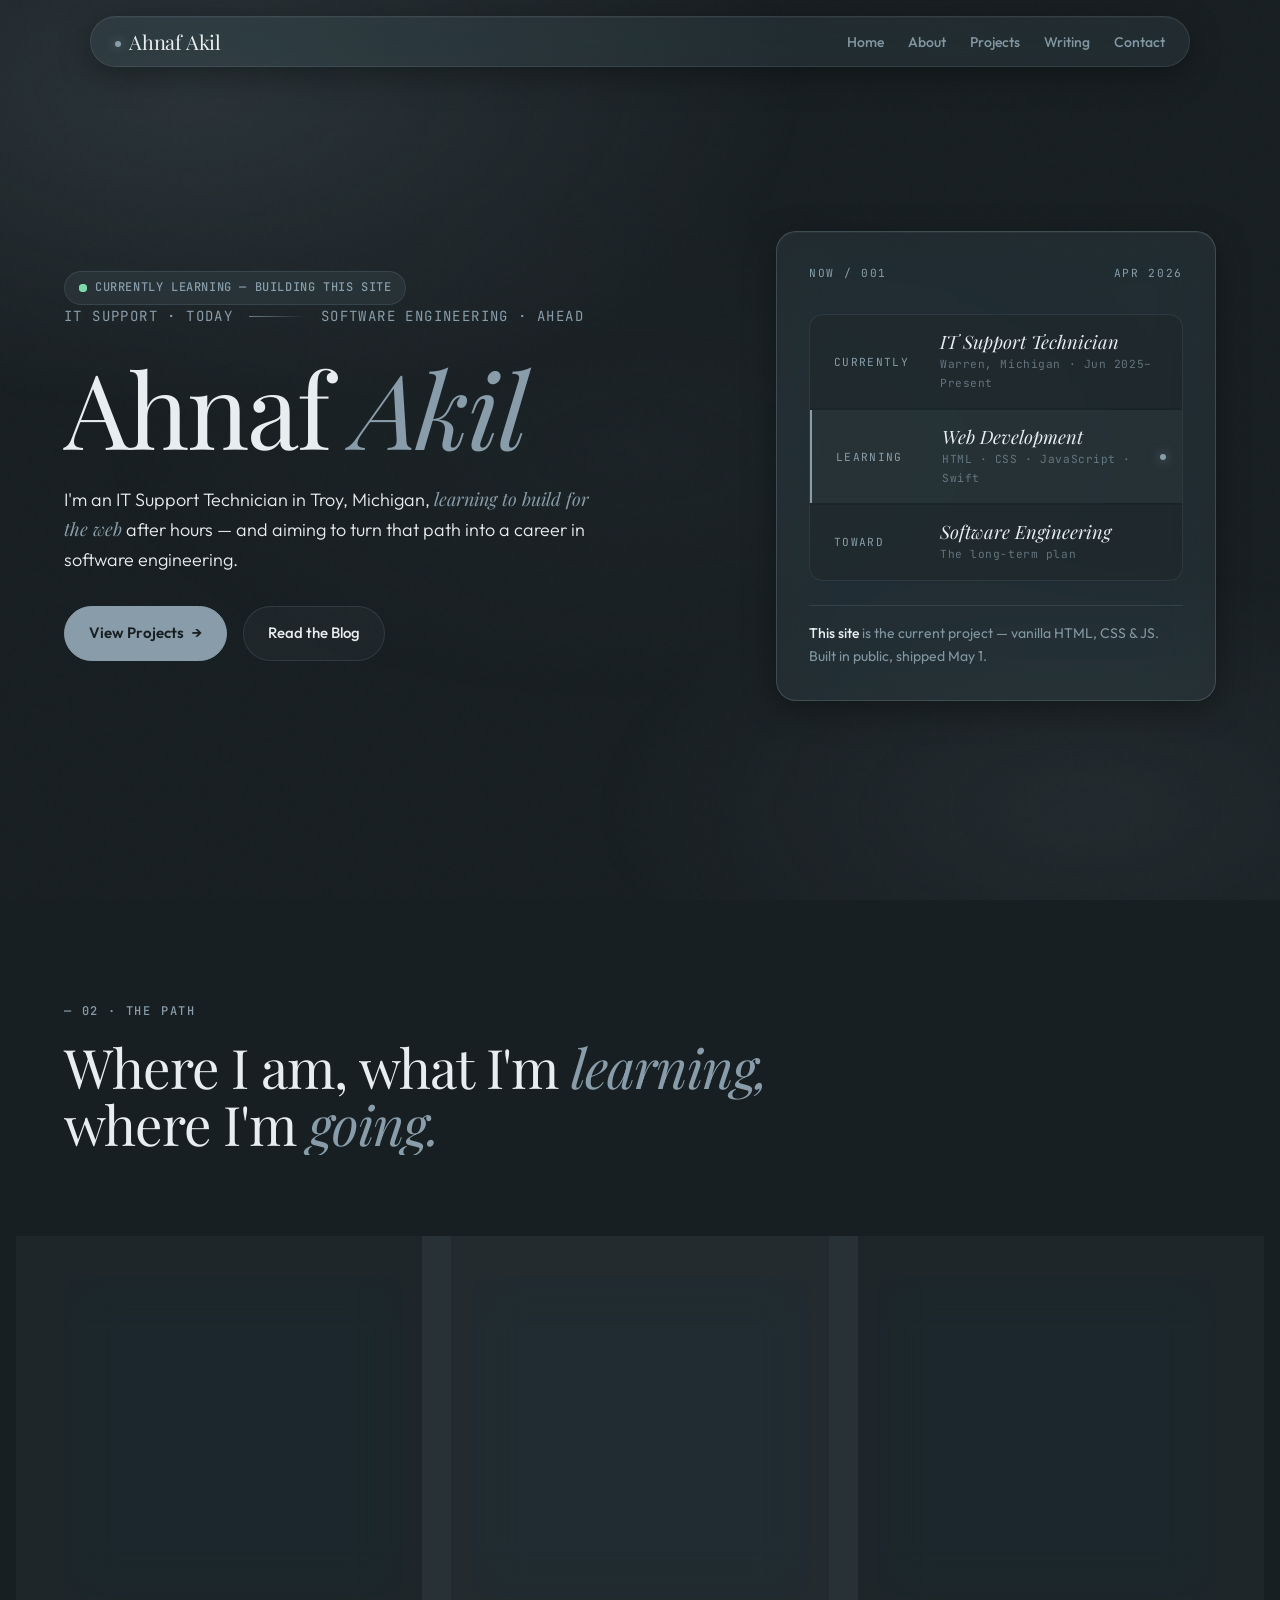
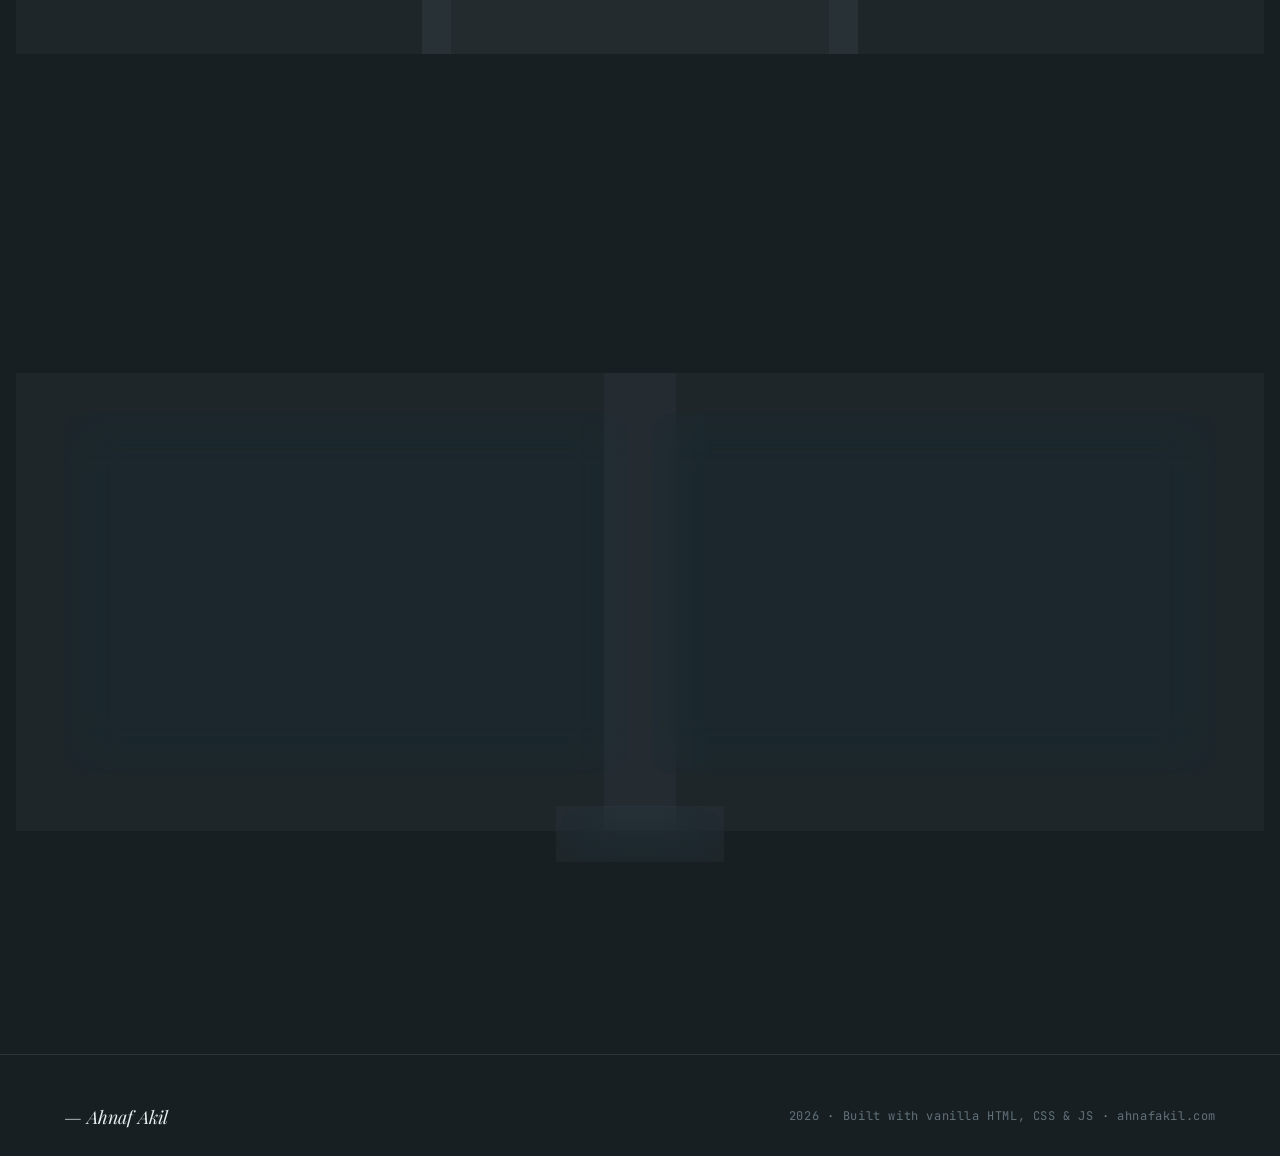
<file: index.html>
<!doctype html>
<html lang="en">
<head>
<meta charset="utf-8"/><meta name="viewport" content="width=device-width,initial-scale=1"/><meta name="theme-color" content="#181F22"/>
<title>Ahnaf Akil — IT Support & Software Engineering</title>
<meta name="description" content="IT Support Technician in Troy, Michigan, learning web development and building toward a career in software engineering."/>
<meta property="og:title" content="Ahnaf Akil — IT Support & Software Engineering"/>
<meta property="og:description" content="From the help desk toward the codebase. The path, the projects, the writing."/>
<meta property="og:type" content="website"/><meta property="og:url" content="https://ahnafakil.com"/>
<meta property="og:image" content="https://ahnafakil.com/assets/img/akil.jpg"/>
<link rel="preconnect" href="https://fonts.googleapis.com"/><link rel="preconnect" href="https://fonts.gstatic.com" crossorigin/>
<link href="https://fonts.googleapis.com/css2?family=Playfair+Display:ital,wght@0,400;0,500;0,600;1,400;1,500&family=Outfit:wght@300;400;500;600;700&family=JetBrains+Mono:wght@400;500&display=swap" rel="stylesheet"/>
<link rel="stylesheet" href="assets/css/main.css"/>
<link rel="icon" type="image/svg+xml" href="data:image/svg+xml,%3Csvg xmlns='http://www.w3.org/2000/svg' viewBox='0 0 100 100'%3E%3Crect width='100' height='100' rx='20' fill='%23181F22'/%3E%3Ctext x='50' y='65' font-family='serif' font-size='48' font-style='italic' fill='%23889DA9' text-anchor='middle'%3Ea%3C/text%3E%3C/svg%3E"/>
</head>
<body>
<nav class="nav" aria-label="Primary">
<a href="index.html" class="nav-brand"><span class="dot" aria-hidden="true"></span>Ahnaf Akil</a>
<button class="nav-toggle" aria-label="Toggle navigation" aria-expanded="false"><span></span></button>
<ul class="nav-links">
<li><a href="index.html">Home</a></li>
<li><a href="about.html">About</a></li>
<li><a href="projects.html">Projects</a></li>
<li><a href="https://blogs.ahnafakil.com">Writing</a></li>
<li><a href="contact.html">Contact</a></li>
</ul>
</nav>

<section class="hero">
<div class="container">
<div class="hero-grid">
<div class="hero-text">
<span class="status-pill"><span class="pulse" aria-hidden="true"></span>Currently learning — building this site</span>
<p class="hero-tagline"><span>IT Support · Today</span><span class="arrow-line" aria-hidden="true"></span><span>Software Engineering · Ahead</span></p>
<h1 class="hero-headline">Ahnaf <em>Akil</em></h1>
<p class="hero-bridge">I'm an IT Support Technician in Troy, Michigan, <span class="accent">learning to build for the web</span> after hours — and aiming to turn that path into a career in software engineering.</p>
<div class="hero-cta">
<a href="projects.html" class="btn btn-primary">View Projects <span class="arrow" aria-hidden="true">→</span></a>
<a href="https://blogs.ahnafakil.com" class="btn">Read the Blog</a>
</div>
</div>

<aside class="glass-strong hero-card" aria-label="Current focus">
<div class="hero-card-label"><span>Now / 001</span><span>Apr 2026</span></div>
<div class="now-stack">
<div class="now-row"><span class="now-key">Currently</span><span class="now-val"><em>IT Support Technician</em></span><span class="now-meta">Warren, Michigan · Jun 2025–Present</span></div>
<div class="now-row now-row--accent"><span class="now-key">Learning</span><span class="now-val"><em>Web Development</em></span><span class="now-meta">HTML · CSS · JavaScript · Swift</span></div>
<div class="now-row"><span class="now-key">Toward</span><span class="now-val"><em>Software Engineering</em></span><span class="now-meta">The long-term plan</span></div>
</div>
<div class="hero-now"><strong>This site</strong> is the current project — vanilla HTML, CSS &amp; JS. Built in public, shipped May 1.</div>
</aside>
</div>
</div>
</section>

<section id="path">
<div class="container">
<div class="section-head reveal"><span class="eyebrow">— 02 · The Path</span>
<h2>Where I am, what I'm <span class="em">learning,</span> where I'm <span class="em">going.</span></h2>
<p>A clear three-step picture. The IT side is real and daily. The web side is current practice. The engineering side is the destination.</p>
</div>
<div class="path reveal-stagger">
<div class="glass path-col"><div class="path-stage">Stage 01 · Now</div><h3>IT Operations</h3><p class="path-blurb">My foundation. Real systems, real users, real failures.</p>
<div class="tag-list"><span class="tag">Active Directory</span><span class="tag">Azure AD</span><span class="tag">Microsoft 365</span><span class="tag">Networking</span><span class="tag">TCP/IP</span><span class="tag">Help Desk</span><span class="tag">Hardware</span></div></div>
<div class="path-arrow" aria-hidden="true"><svg viewBox="0 0 24 24" fill="none" stroke="currentColor" stroke-width="1.2"><path d="M4 12h16M14 6l6 6-6 6" stroke-linecap="round" stroke-linejoin="round"/></svg></div>
<div class="glass path-col path-col--current"><div class="path-stage">Stage 02 · Learning</div><h3>Web Development</h3><p class="path-blurb">Where I am right now. This site is the proof of work.</p>
<div class="tag-list"><span class="tag">HTML</span><span class="tag">CSS</span><span class="tag">JavaScript</span><span class="tag">Swift</span><span class="tag">Git &amp; GitHub</span><span class="tag">Responsive Design</span></div></div>
<div class="path-arrow" aria-hidden="true"><svg viewBox="0 0 24 24" fill="none" stroke="currentColor" stroke-width="1.2"><path d="M4 12h16M14 6l6 6-6 6" stroke-linecap="round" stroke-linejoin="round"/></svg></div>
<div class="glass path-col"><div class="path-stage">Stage 03 · Goal</div><h3>Software Engineering</h3><p class="path-blurb">Where I'm headed. One project, one chapter at a time.</p>
<div class="tag-list"><span class="tag">Python</span><span class="tag">SQL</span><span class="tag">REST APIs</span><span class="tag">React</span><span class="tag">System Design</span><span class="tag">Testing</span></div></div>
</div></div>
</section>

<section id="featured">
<div class="container">
<div class="section-head reveal"><span class="eyebrow">— 03 · Selected Work</span>
<h2>Things I've <span class="em">built so far.</span></h2>
<p>A handful of projects from across the journey — IT tooling, client websites, the travel agency I run, and the web work I'm doing right now.</p>
</div>
<div class="project-grid reveal-stagger">
<article class="glass project-card">
<div class="index"><span>P / 001</span><span>Web · 2026</span></div>
<h3>ahnafakil.com</h3>
<p class="desc">This site. Vanilla HTML, CSS, and JavaScript with Decap CMS for blog posts. Designed around a five-shade slate palette and Apple-style glassmorphism.</p>
<div class="stack"><span class="tag">HTML</span><span class="tag">CSS</span><span class="tag">JavaScript</span><span class="tag">Decap CMS</span></div>
<div class="links"><a href="https://github.com/ahnafakil" target="_blank" rel="noopener">GitHub →</a><a href="about.html">The Story →</a></div>
</article>
<article class="glass project-card">
<div class="index"><span>P / 002</span><span>Web · 2024</span></div>
<h3>Nexify Travel Agency</h3>
<p class="desc">The marketing site for the travel agency I run. Custom dark theme with gold accent branding — my first real exercise in turning a brand identity into a working site.</p>
<div class="stack"><span class="tag">HTML</span><span class="tag">CSS</span><span class="tag">Squarespace</span></div>
<div class="links"><a href="https://nexifyta.com" target="_blank" rel="noopener">Visit Site →</a><a href="projects.html">More Projects →</a></div>
</article>
</div>
<div style="margin-top:var(--s-5);text-align:center;" class="reveal">
<a href="projects.html" class="btn">See all projects <span class="arrow" aria-hidden="true">→</span></a>
</div>
</div>
</section>

<footer class="footer">
<div class="container"><div class="footer-content">
<span class="footer-brand">— Ahnaf Akil</span>
<span class="footer-meta"><span data-year>2026</span><span class="sep">·</span>Built with vanilla HTML, CSS &amp; JS<span class="sep">·</span>ahnafakil.com</span>
</div></div>
</footer>
<script src="assets/js/app.js"></script>
</body>
</html>
</file>
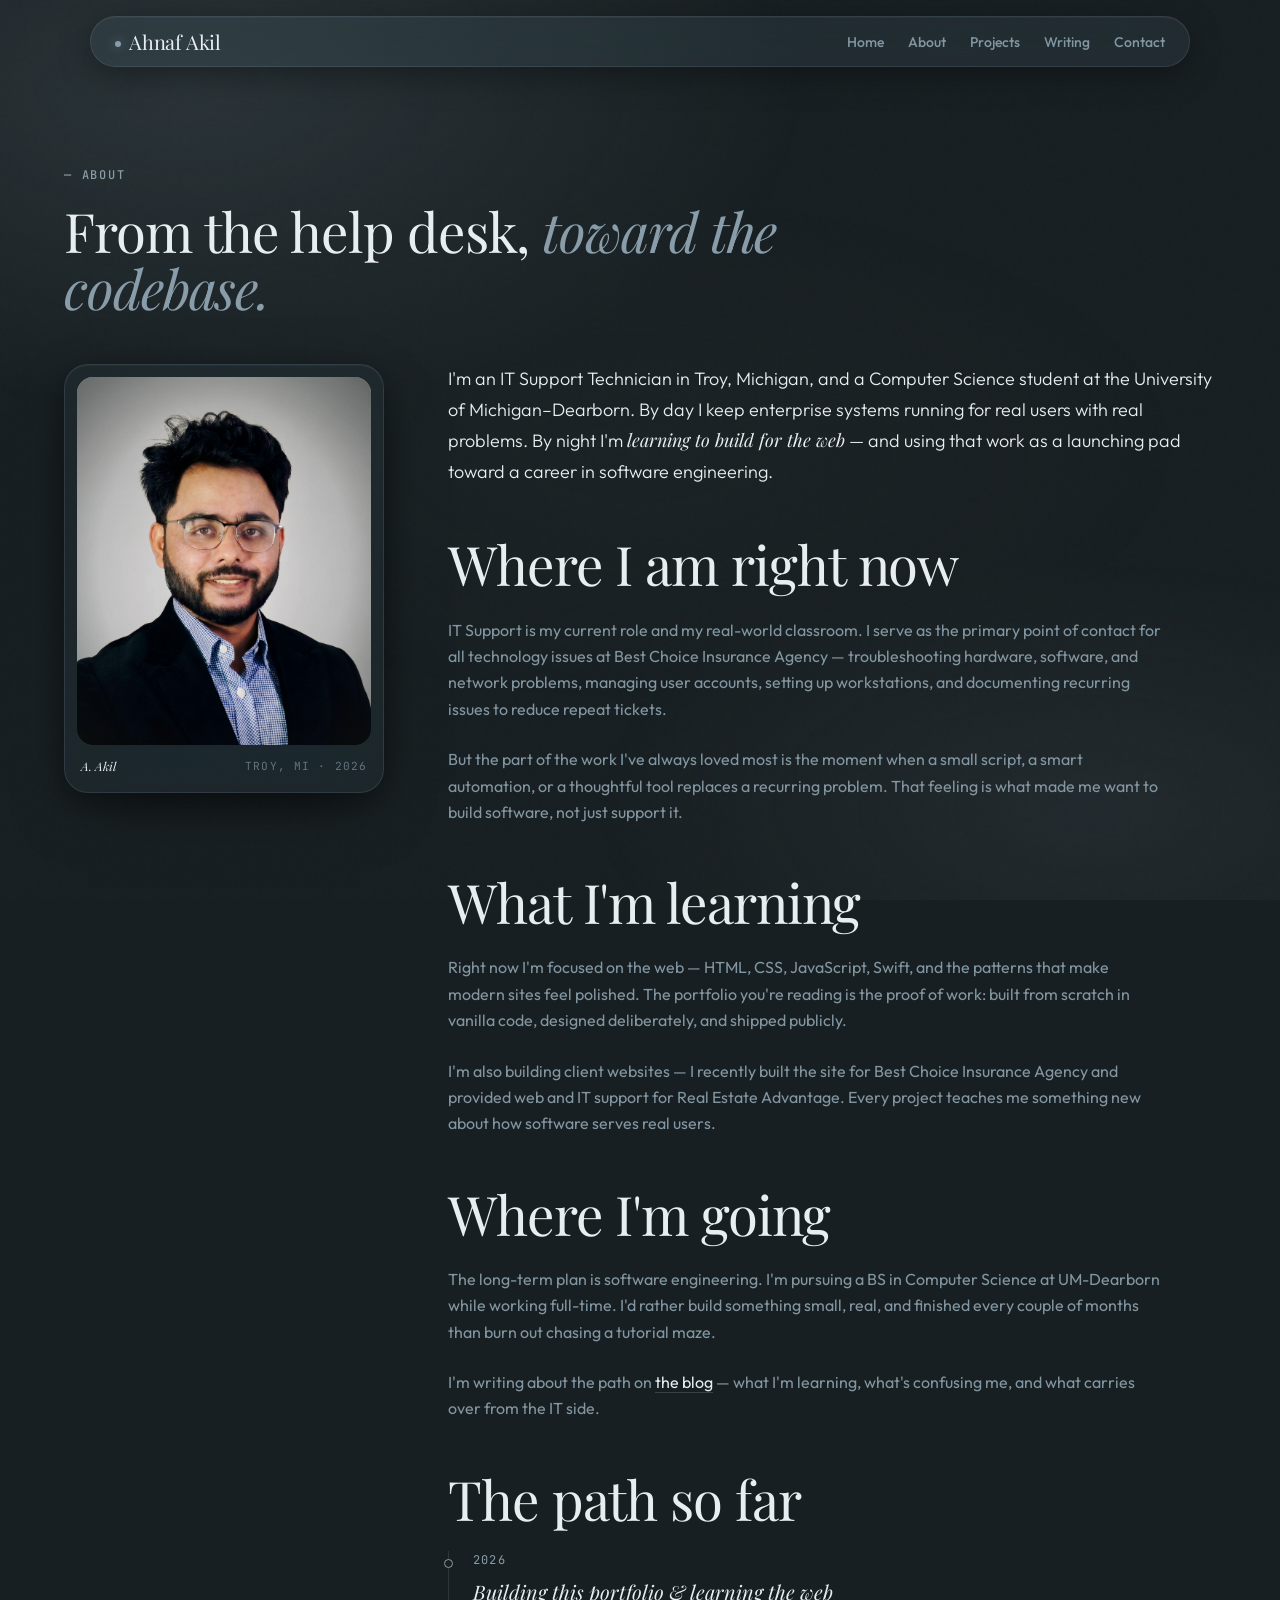
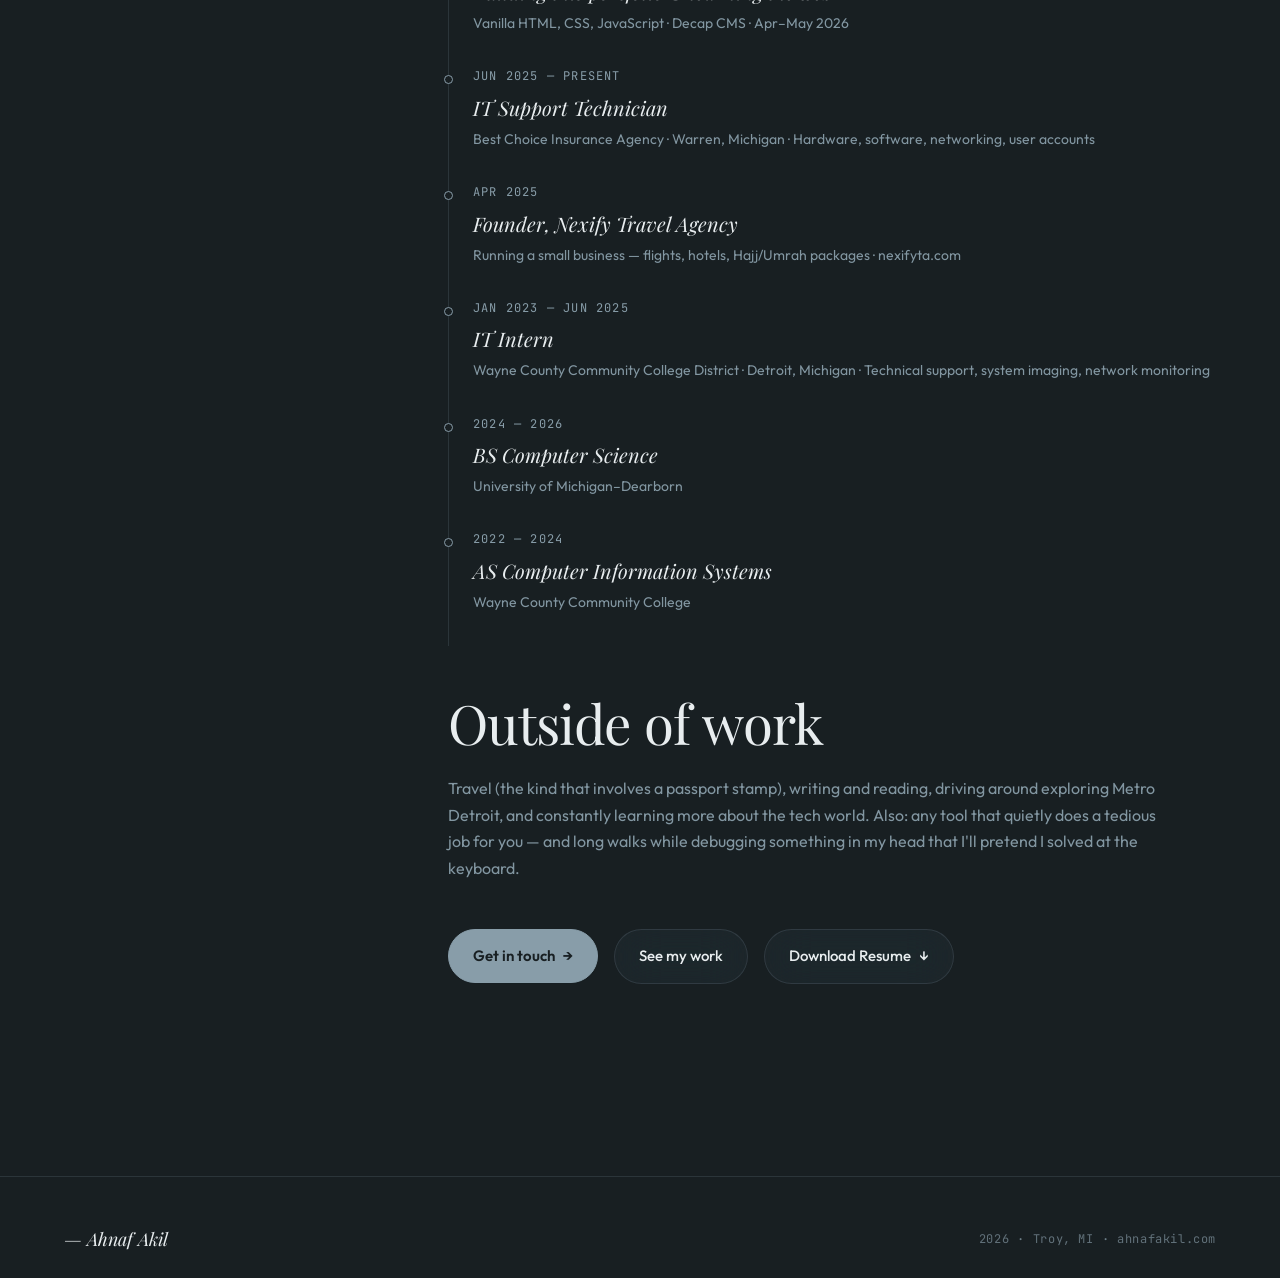
<file: about.html>
<!doctype html>
<html lang="en">
<head>
<meta charset="utf-8"/><meta name="viewport" content="width=device-width,initial-scale=1"/><meta name="theme-color" content="#181F22"/>
<title>About — Ahnaf Akil</title>
<meta name="description" content="The story behind the path: an IT Support Technician and CS student in Troy, MI, building toward software engineering."/>
<link rel="preconnect" href="https://fonts.googleapis.com"/><link rel="preconnect" href="https://fonts.gstatic.com" crossorigin/>
<link href="https://fonts.googleapis.com/css2?family=Playfair+Display:ital,wght@0,400;0,500;0,600;1,400;1,500&family=Outfit:wght@300;400;500;600;700&family=JetBrains+Mono:wght@400;500&display=swap" rel="stylesheet"/>
<link rel="stylesheet" href="assets/css/main.css"/>
<link rel="icon" type="image/svg+xml" href="data:image/svg+xml,%3Csvg xmlns='http://www.w3.org/2000/svg' viewBox='0 0 100 100'%3E%3Crect width='100' height='100' rx='20' fill='%23181F22'/%3E%3Ctext x='50' y='65' font-family='serif' font-size='48' font-style='italic' fill='%23889DA9' text-anchor='middle'%3Ea%3C/text%3E%3C/svg%3E"/>
</head>
<body>
<nav class="nav" aria-label="Primary">
<a href="index.html" class="nav-brand"><span class="dot" aria-hidden="true"></span>Ahnaf Akil</a>
<button class="nav-toggle" aria-label="Toggle navigation" aria-expanded="false"><span></span></button>
<ul class="nav-links">
<li><a href="index.html">Home</a></li><li><a href="about.html">About</a></li><li><a href="projects.html">Projects</a></li>
<li><a href="https://blogs.ahnafakil.com">Writing</a></li><li><a href="contact.html">Contact</a></li>
</ul></nav>

<section style="padding-top:160px;">
<div class="container">
<div class="section-head reveal"><span class="eyebrow">— About</span>
<h2>From the help desk, <span class="em">toward the codebase.</span></h2>
</div>
<div class="about-grid">
<div class="about-photo reveal" aria-label="Ahnaf Akil headshot">
<div class="frame"><img src="assets/img/akil.jpg" alt="Ahnaf Akil — IT Support Technician in Troy, Michigan"/></div>
<div class="photo-caption"><span class="caption-label">A. Akil</span><span class="caption-meta">Troy, MI · 2026</span></div>
</div>

<article class="about-content reveal">
<p class="lead">I'm an IT Support Technician in Troy, Michigan, and a Computer Science student at the University of Michigan–Dearborn. By day I keep enterprise systems running for real users with real problems. By night I'm <em class="serif-italic">learning to build for the web</em> — and using that work as a launching pad toward a career in software engineering.</p>

<h2>Where I am right now</h2>
<p>IT Support is my current role and my real-world classroom. I serve as the primary point of contact for all technology issues at Best Choice Insurance Agency — troubleshooting hardware, software, and network problems, managing user accounts, setting up workstations, and documenting recurring issues to reduce repeat tickets.</p>
<p>But the part of the work I've always loved most is the moment when a small script, a smart automation, or a thoughtful tool replaces a recurring problem. That feeling is what made me want to build software, not just support it.</p>

<h2>What I'm learning</h2>
<p>Right now I'm focused on the web — HTML, CSS, JavaScript, Swift, and the patterns that make modern sites feel polished. The portfolio you're reading is the proof of work: built from scratch in vanilla code, designed deliberately, and shipped publicly.</p>
<p>I'm also building client websites — I recently built the site for Best Choice Insurance Agency and provided web and IT support for Real Estate Advantage. Every project teaches me something new about how software serves real users.</p>

<h2>Where I'm going</h2>
<p>The long-term plan is software engineering. I'm pursuing a BS in Computer Science at UM-Dearborn while working full-time. I'd rather build something small, real, and finished every couple of months than burn out chasing a tutorial maze.</p>
<p>I'm writing about the path on <a href="https://blogs.ahnafakil.com" class="inline-link">the blog</a> — what I'm learning, what's confusing me, and what carries over from the IT side.</p>

<h2>The path so far</h2>
<ul class="timeline">
<li><span class="year">2026</span><div class="role">Building this portfolio &amp; learning the web</div><div class="where">Vanilla HTML, CSS, JavaScript · Decap CMS · Apr–May 2026</div></li>
<li><span class="year">Jun 2025 — Present</span><div class="role">IT Support Technician</div><div class="where">Best Choice Insurance Agency · Warren, Michigan · Hardware, software, networking, user accounts</div></li>
<li><span class="year">Apr 2025</span><div class="role">Founder, Nexify Travel Agency</div><div class="where">Running a small business — flights, hotels, Hajj/Umrah packages · nexifyta.com</div></li>
<li><span class="year">Jan 2023 — Jun 2025</span><div class="role">IT Intern</div><div class="where">Wayne County Community College District · Detroit, Michigan · Technical support, system imaging, network monitoring</div></li>
<li><span class="year">2024 — 2026</span><div class="role">BS Computer Science</div><div class="where">University of Michigan–Dearborn</div></li>
<li><span class="year">2022 — 2024</span><div class="role">AS Computer Information Systems</div><div class="where">Wayne County Community College</div></li>
</ul>

<h2>Outside of work</h2>
<p>Travel (the kind that involves a passport stamp), writing and reading, driving around exploring Metro Detroit, and constantly learning more about the tech world. Also: any tool that quietly does a tedious job for you — and long walks while debugging something in my head that I'll pretend I solved at the keyboard.</p>

<div style="margin-top:var(--s-6);display:flex;flex-wrap:wrap;gap:var(--s-3);">
<a href="contact.html" class="btn btn-primary">Get in touch <span class="arrow" aria-hidden="true">→</span></a>
<a href="projects.html" class="btn">See my work</a>
<a href="assets/Ahnaf_Akil_Resume.pdf" class="btn" target="_blank" rel="noopener">Download Resume <span class="arrow" aria-hidden="true">↓</span></a>
</div>
</article>
</div>
</div>
</section>

<footer class="footer"><div class="container"><div class="footer-content">
<span class="footer-brand">— Ahnaf Akil</span>
<span class="footer-meta"><span data-year>2026</span><span class="sep">·</span>Troy, MI<span class="sep">·</span>ahnafakil.com</span>
</div></div></footer>
<script src="assets/js/app.js"></script>
</body></html>
</file>
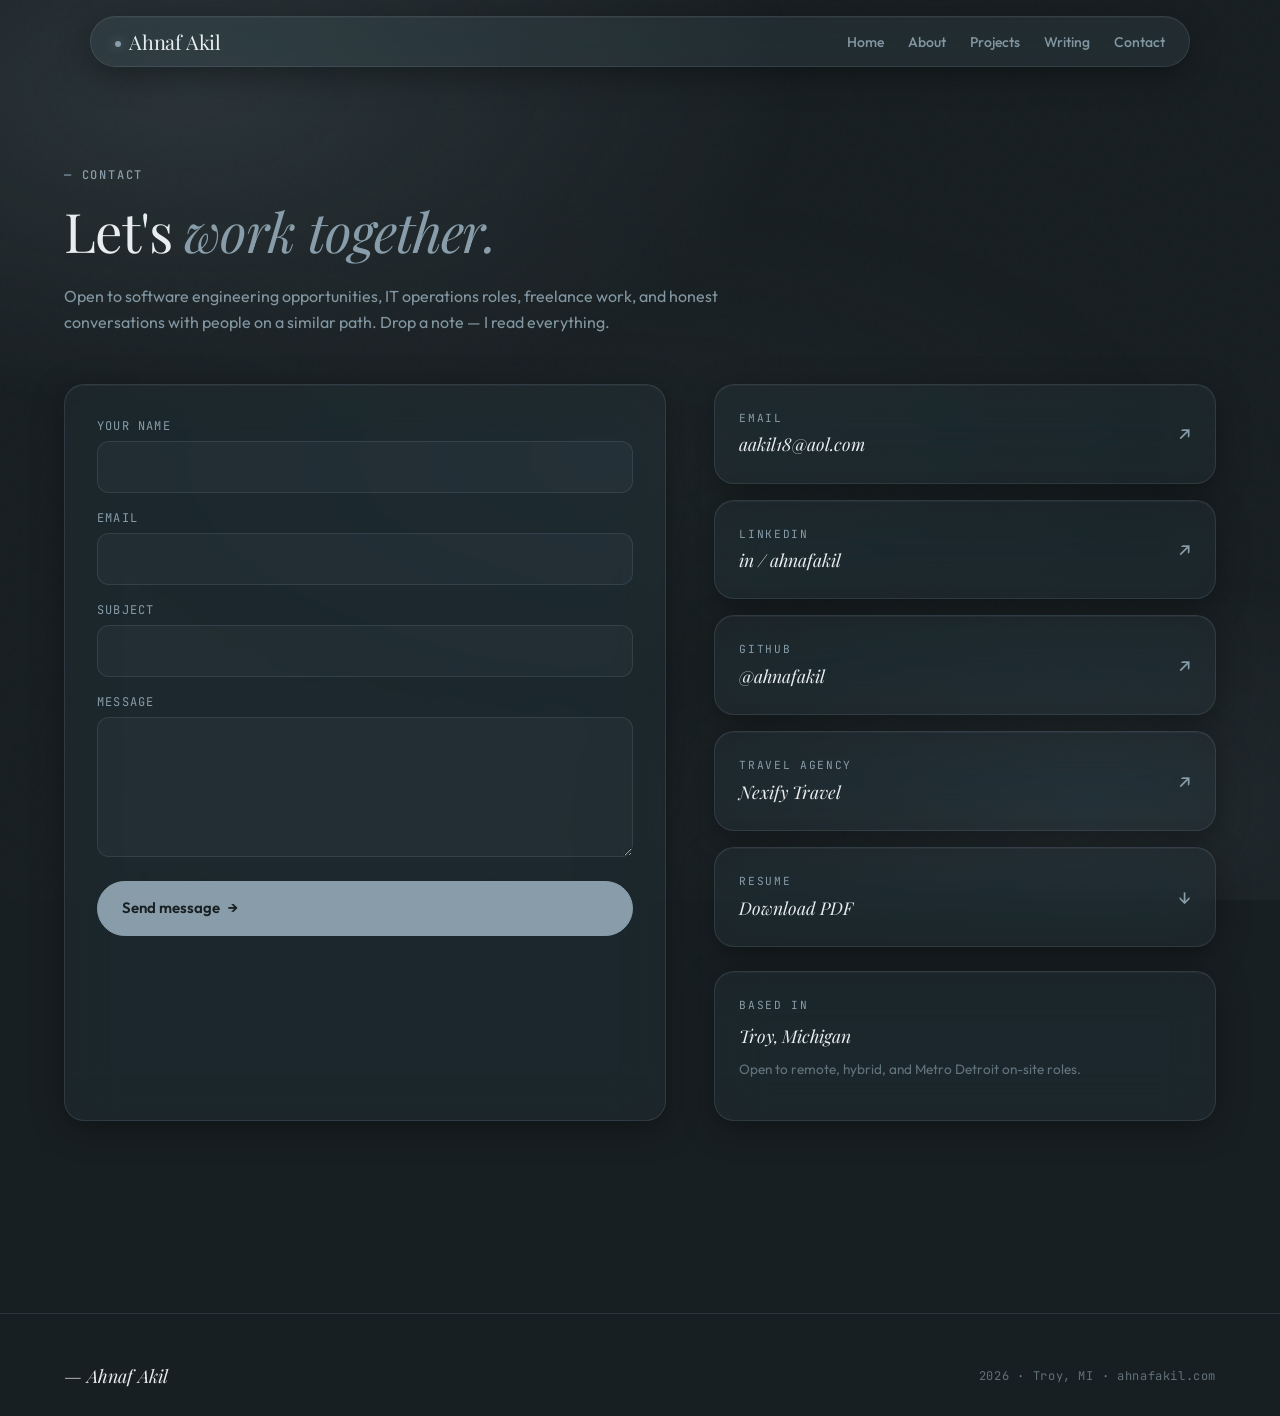
<file: contact.html>
<!doctype html>
<html lang="en">
<head>
<meta charset="utf-8"/><meta name="viewport" content="width=device-width,initial-scale=1"/><meta name="theme-color" content="#181F22"/>
<title>Contact — Ahnaf Akil</title>
<meta name="description" content="Get in touch with Ahnaf Akil — software engineering, IT operations, or anything in between."/>
<link rel="preconnect" href="https://fonts.googleapis.com"/><link rel="preconnect" href="https://fonts.gstatic.com" crossorigin/>
<link href="https://fonts.googleapis.com/css2?family=Playfair+Display:ital,wght@0,400;0,500;0,600;1,400;1,500&family=Outfit:wght@300;400;500;600;700&family=JetBrains+Mono:wght@400;500&display=swap" rel="stylesheet"/>
<link rel="stylesheet" href="assets/css/main.css"/>
<link rel="icon" type="image/svg+xml" href="data:image/svg+xml,%3Csvg xmlns='http://www.w3.org/2000/svg' viewBox='0 0 100 100'%3E%3Crect width='100' height='100' rx='20' fill='%23181F22'/%3E%3Ctext x='50' y='65' font-family='serif' font-size='48' font-style='italic' fill='%23889DA9' text-anchor='middle'%3Ea%3C/text%3E%3C/svg%3E"/>
</head>
<body>
<nav class="nav" aria-label="Primary">
<a href="index.html" class="nav-brand"><span class="dot" aria-hidden="true"></span>Ahnaf Akil</a>
<button class="nav-toggle" aria-label="Toggle navigation" aria-expanded="false"><span></span></button>
<ul class="nav-links">
<li><a href="index.html">Home</a></li><li><a href="about.html">About</a></li><li><a href="projects.html">Projects</a></li>
<li><a href="https://blogs.ahnafakil.com">Writing</a></li><li><a href="contact.html">Contact</a></li>
</ul></nav>

<section style="padding-top:160px;">
<div class="container">
<div class="section-head reveal"><span class="eyebrow">— Contact</span>
<h2>Let's <span class="em">work together.</span></h2>
<p>Open to software engineering opportunities, IT operations roles, freelance work, and honest conversations with people on a similar path. Drop a note — I read everything.</p>
</div>
<div class="contact-grid">
<form class="glass contact-form reveal" action="https://formspree.io/f/YOUR_FORM_ID" method="POST" aria-label="Contact form">
<div class="form-field"><label for="name">Your name</label><input id="name" type="text" name="name" required autocomplete="name"/></div>
<div class="form-field"><label for="email">Email</label><input id="email" type="email" name="email" required autocomplete="email"/></div>
<div class="form-field"><label for="subject">Subject</label><input id="subject" type="text" name="subject" required/></div>
<div class="form-field"><label for="message">Message</label><textarea id="message" name="message" required></textarea></div>
<input type="text" name="_gotcha" style="display:none" tabindex="-1" autocomplete="off"/>
<button type="submit" class="btn btn-primary" style="margin-top:var(--s-2);">Send message <span class="arrow" aria-hidden="true">→</span></button>
</form>

<div class="contact-side reveal">
<a href="mailto:aakil18@aol.com" class="glass contact-link"><div><span class="label">Email</span><span class="value">aakil18@aol.com</span></div><span class="arrow" aria-hidden="true">↗</span></a>
<a href="https://linkedin.com/in/ahnafakil" target="_blank" rel="noopener" class="glass contact-link"><div><span class="label">LinkedIn</span><span class="value">in / ahnafakil</span></div><span class="arrow" aria-hidden="true">↗</span></a>
<a href="https://github.com/ahnafakil" target="_blank" rel="noopener" class="glass contact-link"><div><span class="label">GitHub</span><span class="value">@ahnafakil</span></div><span class="arrow" aria-hidden="true">↗</span></a>
<a href="https://nexifyta.com" target="_blank" rel="noopener" class="glass contact-link"><div><span class="label">Travel Agency</span><span class="value">Nexify Travel</span></div><span class="arrow" aria-hidden="true">↗</span></a>
<a href="assets/Ahnaf_Akil_Resume.pdf" target="_blank" rel="noopener" class="glass contact-link"><div><span class="label">Resume</span><span class="value">Download PDF</span></div><span class="arrow" aria-hidden="true">↓</span></a>
<div class="glass" style="padding:var(--s-4);margin-top:var(--s-2);">
<span class="label" style="font-family:var(--font-mono);font-size:.7rem;letter-spacing:.15em;text-transform:uppercase;color:var(--cadet);display:block;margin-bottom:6px;">Based in</span>
<span style="font-family:var(--font-serif);font-size:1.1rem;font-style:italic;color:var(--text-primary);">Troy, Michigan</span>
<p style="margin-top:8px;font-size:.85rem;color:var(--text-tertiary);">Open to remote, hybrid, and Metro Detroit on-site roles.</p>
</div>
</div>
</div>
</div>
</section>

<footer class="footer"><div class="container"><div class="footer-content">
<span class="footer-brand">— Ahnaf Akil</span>
<span class="footer-meta"><span data-year>2026</span><span class="sep">·</span>Troy, MI<span class="sep">·</span>ahnafakil.com</span>
</div></div></footer>
<script src="assets/js/app.js"></script>
</body></html>
</file>
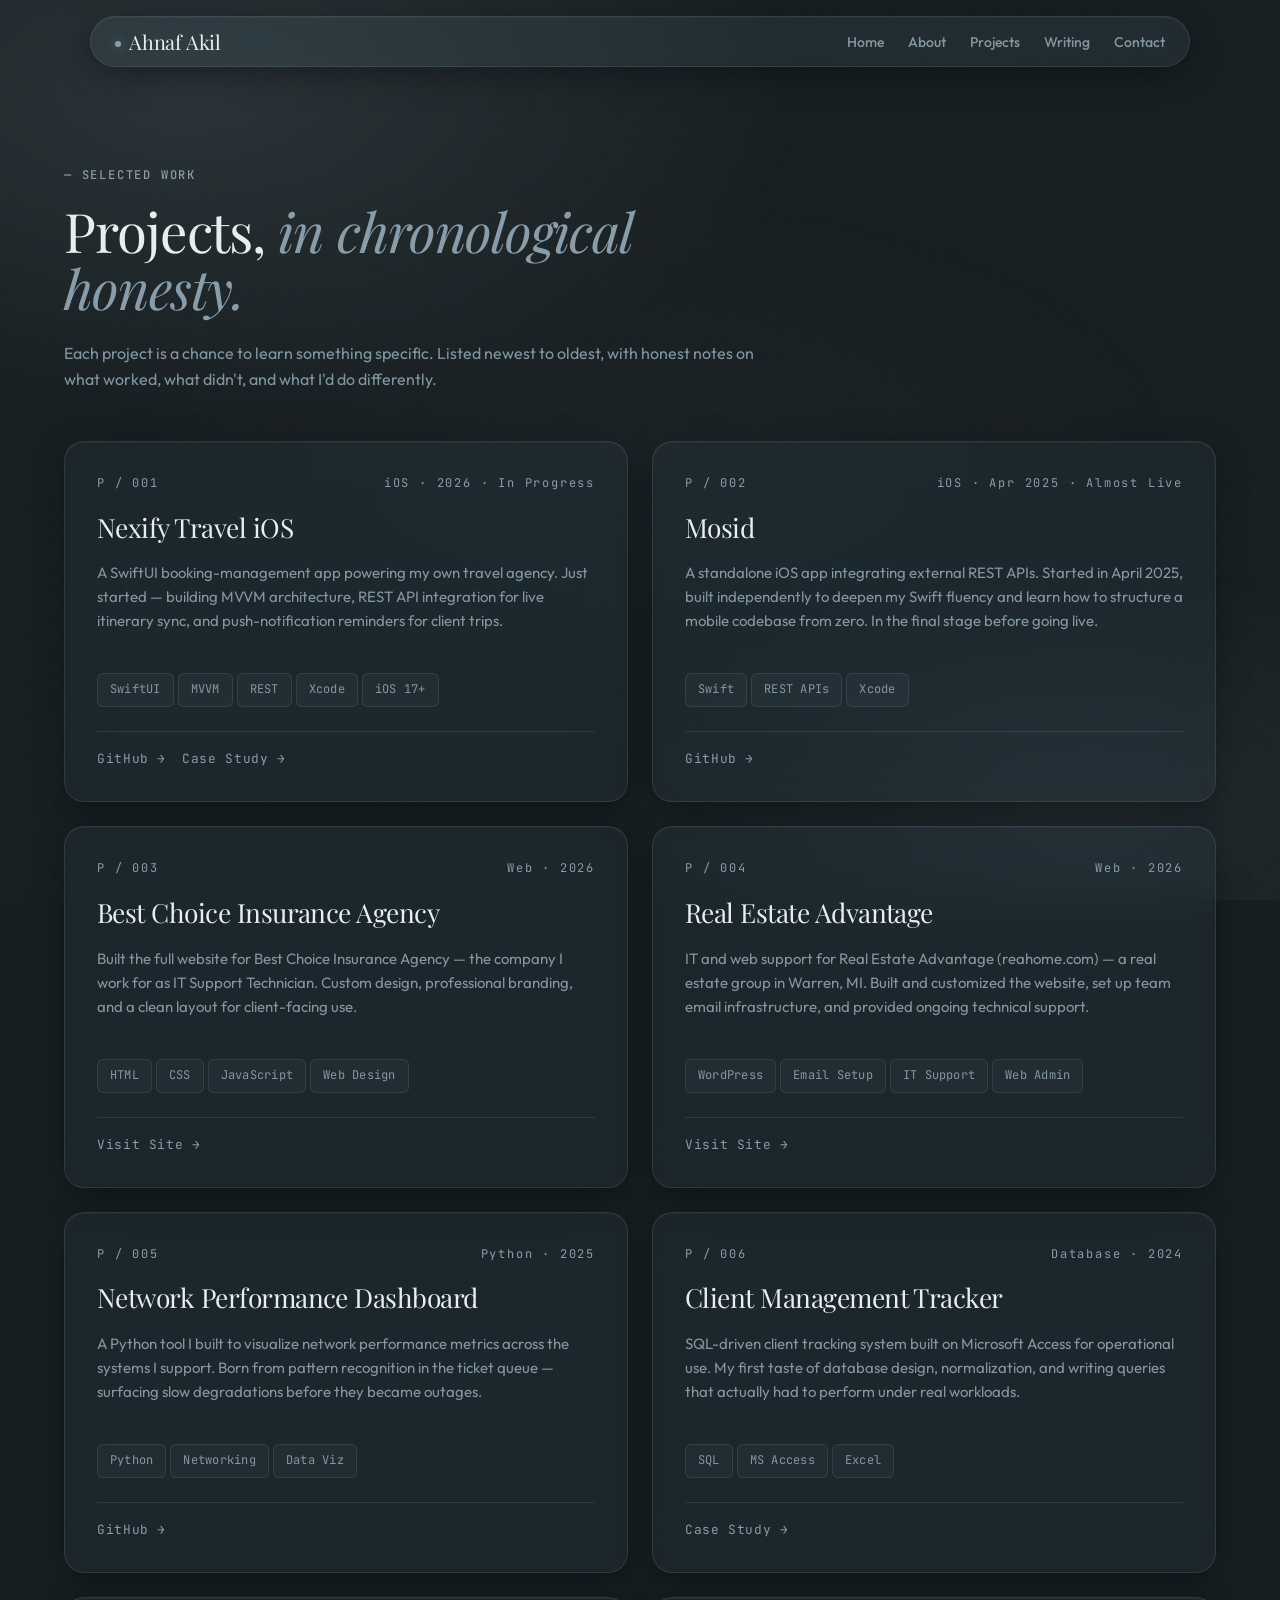
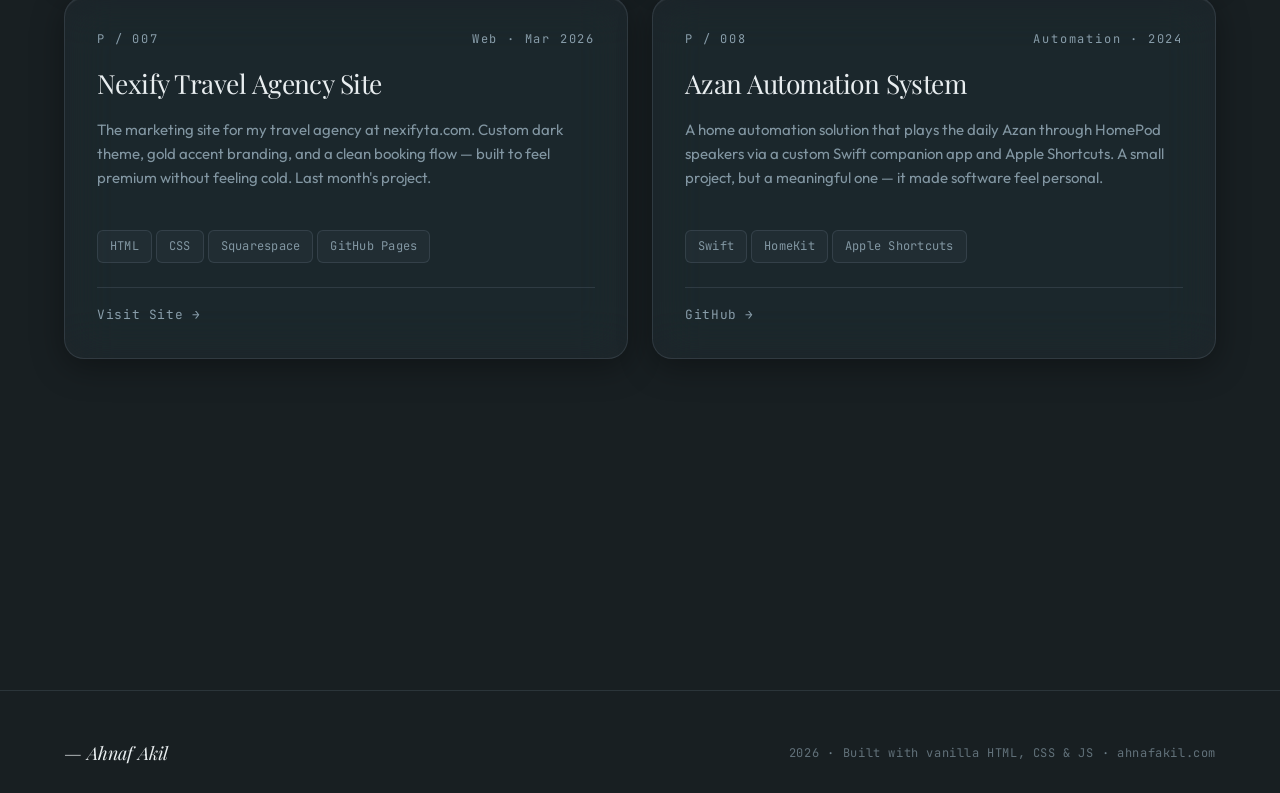
<file: projects.html>
<!doctype html>
<html lang="en">
<head>
<meta charset="utf-8"/><meta name="viewport" content="width=device-width,initial-scale=1"/><meta name="theme-color" content="#181F22"/>
<title>Projects — Ahnaf Akil</title>
<meta name="description" content="A selection of projects spanning iOS development, Python tooling, IT automation, client websites, and full-stack web work."/>
<link rel="preconnect" href="https://fonts.googleapis.com"/><link rel="preconnect" href="https://fonts.gstatic.com" crossorigin/>
<link href="https://fonts.googleapis.com/css2?family=Playfair+Display:ital,wght@0,400;0,500;0,600;1,400;1,500&family=Outfit:wght@300;400;500;600;700&family=JetBrains+Mono:wght@400;500&display=swap" rel="stylesheet"/>
<link rel="stylesheet" href="assets/css/main.css"/>
<link rel="icon" type="image/svg+xml" href="data:image/svg+xml,%3Csvg xmlns='http://www.w3.org/2000/svg' viewBox='0 0 100 100'%3E%3Crect width='100' height='100' rx='20' fill='%23181F22'/%3E%3Ctext x='50' y='65' font-family='serif' font-size='48' font-style='italic' fill='%23889DA9' text-anchor='middle'%3Ea%3C/text%3E%3C/svg%3E"/>
</head>
<body>
<nav class="nav" aria-label="Primary">
<a href="index.html" class="nav-brand"><span class="dot" aria-hidden="true"></span>Ahnaf Akil</a>
<button class="nav-toggle" aria-label="Toggle navigation" aria-expanded="false"><span></span></button>
<ul class="nav-links">
<li><a href="index.html">Home</a></li><li><a href="about.html">About</a></li><li><a href="projects.html">Projects</a></li>
<li><a href="https://blogs.ahnafakil.com">Writing</a></li><li><a href="contact.html">Contact</a></li>
</ul></nav>

<section style="padding-top:160px;">
<div class="container">
<div class="section-head reveal"><span class="eyebrow">— Selected Work</span>
<h2>Projects, <span class="em">in chronological honesty.</span></h2>
<p>Each project is a chance to learn something specific. Listed newest to oldest, with honest notes on what worked, what didn't, and what I'd do differently.</p>
</div>
<div class="project-grid reveal-stagger">

<article class="glass project-card">
<div class="index"><span>P / 001</span><span>iOS · 2026 · In Progress</span></div>
<h3>Nexify Travel iOS</h3>
<p class="desc">A SwiftUI booking-management app powering my own travel agency. Just started — building MVVM architecture, REST API integration for live itinerary sync, and push-notification reminders for client trips.</p>
<div class="stack"><span class="tag">SwiftUI</span><span class="tag">MVVM</span><span class="tag">REST</span><span class="tag">Xcode</span><span class="tag">iOS 17+</span></div>
<div class="links"><a href="#" target="_blank" rel="noopener">GitHub →</a><a href="#" target="_blank" rel="noopener">Case Study →</a></div>
</article>

<article class="glass project-card">
<div class="index"><span>P / 002</span><span>iOS · Apr 2025 · Almost Live</span></div>
<h3>Mosid</h3>
<p class="desc">A standalone iOS app integrating external REST APIs. Started in April 2025, built independently to deepen my Swift fluency and learn how to structure a mobile codebase from zero. In the final stage before going live.</p>
<div class="stack"><span class="tag">Swift</span><span class="tag">REST APIs</span><span class="tag">Xcode</span></div>
<div class="links"><a href="#" target="_blank" rel="noopener">GitHub →</a></div>
</article>

<article class="glass project-card">
<div class="index"><span>P / 003</span><span>Web · 2026</span></div>
<h3>Best Choice Insurance Agency</h3>
<p class="desc">Built the full website for Best Choice Insurance Agency — the company I work for as IT Support Technician. Custom design, professional branding, and a clean layout for client-facing use.</p>
<div class="stack"><span class="tag">HTML</span><span class="tag">CSS</span><span class="tag">JavaScript</span><span class="tag">Web Design</span></div>
<div class="links"><a href="https://thebcia.com" target="_blank" rel="noopener">Visit Site →</a></div>
</article>

<article class="glass project-card">
<div class="index"><span>P / 004</span><span>Web · 2026</span></div>
<h3>Real Estate Advantage</h3>
<p class="desc">IT and web support for Real Estate Advantage (reahome.com) — a real estate group in Warren, MI. Built and customized the website, set up team email infrastructure, and provided ongoing technical support.</p>
<div class="stack"><span class="tag">WordPress</span><span class="tag">Email Setup</span><span class="tag">IT Support</span><span class="tag">Web Admin</span></div>
<div class="links"><a href="https://reahome.com" target="_blank" rel="noopener">Visit Site →</a></div>
</article>

<article class="glass project-card">
<div class="index"><span>P / 005</span><span>Python · 2025</span></div>
<h3>Network Performance Dashboard</h3>
<p class="desc">A Python tool I built to visualize network performance metrics across the systems I support. Born from pattern recognition in the ticket queue — surfacing slow degradations before they became outages.</p>
<div class="stack"><span class="tag">Python</span><span class="tag">Networking</span><span class="tag">Data Viz</span></div>
<div class="links"><a href="#" target="_blank" rel="noopener">GitHub →</a></div>
</article>

<article class="glass project-card">
<div class="index"><span>P / 006</span><span>Database · 2024</span></div>
<h3>Client Management Tracker</h3>
<p class="desc">SQL-driven client tracking system built on Microsoft Access for operational use. My first taste of database design, normalization, and writing queries that actually had to perform under real workloads.</p>
<div class="stack"><span class="tag">SQL</span><span class="tag">MS Access</span><span class="tag">Excel</span></div>
<div class="links"><a href="#" target="_blank" rel="noopener">Case Study →</a></div>
</article>

<article class="glass project-card">
<div class="index"><span>P / 007</span><span>Web · Mar 2026</span></div>
<h3>Nexify Travel Agency Site</h3>
<p class="desc">The marketing site for my travel agency at nexifyta.com. Custom dark theme, gold accent branding, and a clean booking flow — built to feel premium without feeling cold. Last month's project.</p>
<div class="stack"><span class="tag">HTML</span><span class="tag">CSS</span><span class="tag">Squarespace</span><span class="tag">GitHub Pages</span></div>
<div class="links"><a href="https://nexifyta.com" target="_blank" rel="noopener">Visit Site →</a></div>
</article>

<article class="glass project-card">
<div class="index"><span>P / 008</span><span>Automation · 2024</span></div>
<h3>Azan Automation System</h3>
<p class="desc">A home automation solution that plays the daily Azan through HomePod speakers via a custom Swift companion app and Apple Shortcuts. A small project, but a meaningful one — it made software feel personal.</p>
<div class="stack"><span class="tag">Swift</span><span class="tag">HomeKit</span><span class="tag">Apple Shortcuts</span></div>
<div class="links"><a href="#" target="_blank" rel="noopener">GitHub →</a></div>
</article>

</div>
<div style="margin-top:var(--s-6);text-align:center;" class="reveal">
<p style="color:var(--text-tertiary);font-family:var(--font-mono);font-size:.8rem;letter-spacing:.1em;text-transform:uppercase;margin-bottom:var(--s-3);">More work — soon</p>
<a href="contact.html" class="btn btn-primary">Have a project in mind? <span class="arrow" aria-hidden="true">→</span></a>
</div>
</div>
</section>

<footer class="footer"><div class="container"><div class="footer-content">
<span class="footer-brand">— Ahnaf Akil</span>
<span class="footer-meta"><span data-year>2026</span><span class="sep">·</span>Built with vanilla HTML, CSS &amp; JS<span class="sep">·</span>ahnafakil.com</span>
</div></div></footer>
<script src="assets/js/app.js"></script>
</body></html>
</file>
<file: assets/css/main.css>
/* ============================================================
   ahnafakil.com  —  Design System
   Playfair Display + Outfit, glassmorphism on slate.
   ============================================================ */
*,*::before,*::after{box-sizing:border-box;margin:0;padding:0}
html{scroll-behavior:smooth;-webkit-font-smoothing:antialiased;-moz-osx-font-smoothing:grayscale}
img,picture,svg{display:block;max-width:100%}
a{color:inherit;text-decoration:none}
button{border:none;background:none;font:inherit;cursor:pointer;color:inherit}

:root{
  --cadet:#889DA9;--gunmetal:#6C7E87;--midnight:#505E65;--darkstm:#343F44;--deepspc:#181F22;
  --glass-bg:rgba(136,157,169,.06);--glass-bg-strong:rgba(136,157,169,.10);
  --glass-border:rgba(136,157,169,.18);--glass-border-strong:rgba(136,157,169,.28);
  --glass-blur:blur(24px) saturate(160%);
  --glass-shadow:0 8px 32px rgba(0,0,0,.35),inset 0 1px 0 rgba(255,255,255,.04);
  --text-primary:#E8EDEF;--text-secondary:rgba(136,157,169,.95);--text-tertiary:rgba(136,157,169,.65);
  --font-serif:'Playfair Display','Times New Roman',serif;
  --font-sans:'Outfit',system-ui,sans-serif;
  --font-mono:'JetBrains Mono','SF Mono',ui-monospace,monospace;
  --s-1:4px;--s-2:8px;--s-3:16px;--s-4:24px;--s-5:32px;--s-6:48px;--s-7:64px;--s-8:96px;--s-9:128px;
  --max-width:1200px;--content-width:720px;
  --ease-out:cubic-bezier(.16,1,.3,1);--ease-in-out:cubic-bezier(.65,0,.35,1);
}

body{font-family:var(--font-sans);font-weight:400;font-size:16px;line-height:1.65;color:var(--text-secondary);background:var(--deepspc);min-height:100vh;overflow-x:hidden;position:relative}
body::before{content:'';position:fixed;inset:0;background:radial-gradient(ellipse 80% 60% at 15% 10%,rgba(108,126,135,.22),transparent 60%),radial-gradient(ellipse 70% 50% at 85% 90%,rgba(80,94,101,.18),transparent 55%),radial-gradient(ellipse 60% 40% at 50% 50%,rgba(52,63,68,.12),transparent 70%);pointer-events:none;z-index:0}
body::after{content:'';position:fixed;inset:0;background-image:url("data:image/svg+xml,%3Csvg viewBox='0 0 200 200' xmlns='http://www.w3.org/2000/svg'%3E%3Cfilter id='n'%3E%3CfeTurbulence type='fractalNoise' baseFrequency='0.9' numOctaves='3'/%3E%3C/filter%3E%3Crect width='100%25' height='100%25' filter='url(%23n)' opacity='0.5'/%3E%3C/svg%3E");opacity:.025;pointer-events:none;z-index:1;mix-blend-mode:overlay}

h1,h2,h3,h4{font-family:var(--font-serif);font-weight:400;color:var(--text-primary);letter-spacing:-.02em;line-height:1.05}
h1{font-size:clamp(3rem,7vw + 1rem,6.5rem);font-weight:400}
h2{font-size:clamp(2rem,3vw + 1rem,3.5rem);margin-bottom:var(--s-4)}
h3{font-size:clamp(1.5rem,1.5vw + .75rem,2rem);margin-bottom:var(--s-3)}
h4{font-size:1.25rem;margin-bottom:var(--s-2)}
p{margin-bottom:var(--s-3);max-width:65ch}
p.lead{font-size:1.125rem;line-height:1.7;color:var(--text-primary);font-weight:300}
.eyebrow{font-family:var(--font-mono);font-size:.75rem;font-weight:500;text-transform:uppercase;letter-spacing:.15em;color:var(--cadet);margin-bottom:var(--s-3);display:inline-block}
.serif-italic{font-family:var(--font-serif);font-style:italic;color:var(--text-primary)}
a.inline-link{color:var(--text-primary);border-bottom:1px solid var(--glass-border-strong);transition:border-color .3s var(--ease-out)}
a.inline-link:hover{border-bottom-color:var(--cadet)}
code,pre{font-family:var(--font-mono);font-size:.85em}
code{background:var(--glass-bg-strong);border:1px solid var(--glass-border);padding:2px 6px;border-radius:4px;color:var(--text-primary)}

.container{position:relative;z-index:2;max-width:var(--max-width);margin:0 auto;padding:0 var(--s-4)}
.container-narrow{max-width:var(--content-width);margin:0 auto;padding:0 var(--s-4)}
section{padding:var(--s-8) 0;position:relative;z-index:2}

.glass{background:var(--glass-bg);backdrop-filter:var(--glass-blur);-webkit-backdrop-filter:var(--glass-blur);border:1px solid var(--glass-border);border-radius:20px;box-shadow:var(--glass-shadow)}
.glass-strong{background:var(--glass-bg-strong);backdrop-filter:var(--glass-blur);-webkit-backdrop-filter:var(--glass-blur);border:1px solid var(--glass-border-strong);border-radius:20px;box-shadow:var(--glass-shadow)}
@supports not (backdrop-filter:blur(20px)){.glass,.glass-strong{background:rgba(52,63,68,.85)}}

.nav{position:fixed;top:var(--s-3);left:50%;transform:translateX(-50%);z-index:100;width:calc(100% - var(--s-5));max-width:1100px;padding:var(--s-2) var(--s-4);background:var(--glass-bg-strong);backdrop-filter:var(--glass-blur);-webkit-backdrop-filter:var(--glass-blur);border:1px solid var(--glass-border);border-radius:100px;box-shadow:var(--glass-shadow);display:flex;align-items:center;justify-content:space-between}
.nav-brand{font-family:var(--font-serif);font-size:1.25rem;color:var(--text-primary);letter-spacing:-.01em}
.nav-brand .dot{display:inline-block;width:6px;height:6px;background:var(--cadet);border-radius:50%;margin-right:8px;transform:translateY(-3px);box-shadow:0 0 12px rgba(136,157,169,.6)}
.nav-links{display:flex;gap:var(--s-4);list-style:none}
.nav-links a{font-family:var(--font-sans);font-size:.875rem;font-weight:500;color:var(--text-secondary);transition:color .2s var(--ease-out);position:relative}
.nav-links a:hover,.nav-links a.active{color:var(--text-primary)}
.nav-links a.active::after{content:'';position:absolute;bottom:-6px;left:50%;transform:translateX(-50%);width:4px;height:4px;background:var(--cadet);border-radius:50%}
.nav-toggle{display:none;width:36px;height:36px;align-items:center;justify-content:center}
.nav-toggle span{display:block;width:18px;height:1.5px;background:var(--text-primary);position:relative}
.nav-toggle span::before,.nav-toggle span::after{content:'';position:absolute;left:0;width:18px;height:1.5px;background:var(--text-primary)}
.nav-toggle span::before{top:-6px}.nav-toggle span::after{top:6px}
@media(max-width:720px){.nav-toggle{display:flex}.nav-links{display:none;position:absolute;top:calc(100% + 8px);left:0;right:0;background:var(--glass-bg-strong);backdrop-filter:var(--glass-blur);-webkit-backdrop-filter:var(--glass-blur);border:1px solid var(--glass-border);border-radius:20px;flex-direction:column;gap:0;padding:var(--s-2)}.nav-links.is-open{display:flex}.nav-links a{padding:var(--s-3);border-radius:12px}.nav-links a:hover{background:var(--glass-bg-strong)}}

.btn{display:inline-flex;align-items:center;gap:var(--s-2);padding:14px 24px;font-family:var(--font-sans);font-size:.9375rem;font-weight:500;color:var(--text-primary);border:1px solid var(--glass-border);border-radius:100px;background:var(--glass-bg);backdrop-filter:var(--glass-blur);-webkit-backdrop-filter:var(--glass-blur);transition:all .3s var(--ease-out);cursor:pointer;white-space:nowrap}
.btn:hover{background:var(--glass-bg-strong);border-color:var(--glass-border-strong);transform:translateY(-1px);box-shadow:0 6px 20px rgba(0,0,0,.25)}
.btn-primary{background:var(--cadet);color:var(--deepspc);border-color:var(--cadet);font-weight:600}
.btn-primary:hover{background:var(--text-primary);border-color:var(--text-primary);color:var(--deepspc)}
.btn .arrow{display:inline-block;transition:transform .3s var(--ease-out)}
.btn:hover .arrow{transform:translateX(3px)}

.status-pill{display:inline-flex;align-items:center;gap:var(--s-2);padding:6px 14px;font-family:var(--font-mono);font-size:.75rem;font-weight:500;letter-spacing:.05em;text-transform:uppercase;color:var(--cadet);background:var(--glass-bg-strong);border:1px solid var(--glass-border);border-radius:100px;backdrop-filter:var(--glass-blur);-webkit-backdrop-filter:var(--glass-blur)}
.status-pill .pulse{position:relative;width:8px;height:8px;background:#7DD8A8;border-radius:50%}
.status-pill .pulse::after{content:'';position:absolute;inset:0;background:#7DD8A8;border-radius:50%;animation:pulse 2s var(--ease-out) infinite}
@keyframes pulse{0%{transform:scale(1);opacity:.7}100%{transform:scale(2.5);opacity:0}}

.hero{min-height:100vh;display:flex;align-items:center;position:relative;padding-top:var(--s-9)}
.hero-grid{display:grid;grid-template-columns:1fr;gap:var(--s-6);align-items:center}
@media(min-width:960px){.hero-grid{grid-template-columns:1.4fr 1fr;gap:var(--s-8)}}
.hero-headline{margin:var(--s-4) 0}
.hero-headline em{font-style:italic;color:var(--cadet)}
.hero-tagline{font-family:var(--font-mono);font-size:.875rem;letter-spacing:.1em;text-transform:uppercase;color:var(--cadet);margin-bottom:var(--s-3);display:flex;align-items:center;gap:var(--s-3)}
.hero-tagline .arrow-line{flex:1;height:1px;background:linear-gradient(to right,var(--gunmetal),transparent);max-width:80px}
.hero-bridge{font-size:1.125rem;line-height:1.65;color:var(--text-primary);font-weight:300;max-width:540px;margin-bottom:var(--s-5)}
.hero-bridge .accent{font-family:var(--font-serif);font-style:italic;color:var(--cadet)}
.hero-cta{display:flex;flex-wrap:wrap;gap:var(--s-3);margin-top:var(--s-5)}

.hero-card{position:relative;padding:var(--s-5);display:flex;flex-direction:column;gap:var(--s-4)}
.hero-card-label{font-family:var(--font-mono);font-size:.7rem;text-transform:uppercase;letter-spacing:.15em;color:var(--cadet);display:flex;justify-content:space-between;align-items:center}

.now-stack{display:flex;flex-direction:column;gap:2px;background:rgba(0,0,0,.18);border:1px solid var(--glass-border);border-radius:14px;overflow:hidden;margin-top:var(--s-2)}
.now-row{padding:var(--s-3) var(--s-4);display:grid;grid-template-columns:90px 1fr;grid-template-rows:auto auto;column-gap:var(--s-3);row-gap:2px;background:rgba(136,157,169,.04);position:relative;transition:background .3s var(--ease-out)}
.now-row:hover{background:rgba(136,157,169,.08)}
.now-row--accent{background:rgba(136,157,169,.10);border-left:2px solid var(--cadet)}
.now-row--accent::before{content:'';position:absolute;top:50%;right:var(--s-3);width:6px;height:6px;background:var(--cadet);border-radius:50%;transform:translateY(-50%);box-shadow:0 0 12px rgba(136,157,169,.8);animation:pulse-dot 2.4s var(--ease-in-out) infinite}
@keyframes pulse-dot{0%,100%{opacity:.5;transform:translateY(-50%) scale(1)}50%{opacity:1;transform:translateY(-50%) scale(1.3)}}
.now-key{grid-column:1;grid-row:1/span 2;align-self:center;font-family:var(--font-mono);font-size:.7rem;letter-spacing:.12em;text-transform:uppercase;color:var(--cadet)}
.now-val{grid-column:2;grid-row:1;font-family:var(--font-serif);font-size:1.15rem;color:var(--text-primary);line-height:1.2}
.now-val em{font-style:italic}
.now-meta{grid-column:2;grid-row:2;font-family:var(--font-mono);font-size:.7rem;letter-spacing:.05em;color:var(--text-tertiary)}

.path{display:grid;grid-template-columns:1fr;gap:var(--s-3);margin-top:var(--s-5)}
.path-arrow{display:none;align-items:center;justify-content:center;color:var(--cadet);width:32px;height:32px;margin:0 auto;opacity:.6}
.path-arrow svg{width:100%;height:100%}
@media(min-width:960px){.path{grid-template-columns:1fr 36px 1fr 36px 1fr;align-items:stretch;gap:var(--s-3)}.path-arrow{display:flex}}
.path-col{padding:var(--s-5);display:flex;flex-direction:column;gap:var(--s-3);position:relative;transition:transform .4s var(--ease-out),border-color .4s var(--ease-out)}
.path-col:hover{transform:translateY(-3px);border-color:var(--glass-border-strong)}
.path-col--current{background:rgba(136,157,169,.10);border-color:var(--glass-border-strong);box-shadow:0 8px 32px rgba(0,0,0,.35),inset 0 1px 0 rgba(255,255,255,.06),0 0 0 1px rgba(136,157,169,.08)}
.path-col--current::after{content:'YOU ARE HERE';position:absolute;top:-10px;left:50%;transform:translateX(-50%);font-family:var(--font-mono);font-size:.65rem;letter-spacing:.18em;color:var(--deepspc);background:var(--cadet);padding:4px 10px;border-radius:100px;white-space:nowrap;font-weight:600}
.path-stage{font-family:var(--font-mono);font-size:.7rem;text-transform:uppercase;letter-spacing:.15em;color:var(--cadet)}
.path-col h3{font-size:1.65rem;margin:0}
.path-blurb{font-size:.9rem;color:var(--text-secondary);line-height:1.5;margin:0;flex:1}
.hero-now{border-top:1px solid var(--glass-border);padding-top:var(--s-3);font-size:.875rem;color:var(--text-secondary)}
.hero-now strong{color:var(--text-primary);font-weight:500}

.section-head{margin-bottom:var(--s-6);max-width:720px}
.section-head h2 .em{font-style:italic;color:var(--cadet)}
.section-head p{color:var(--text-secondary);margin-top:var(--s-3)}

.tag-list{display:flex;flex-wrap:wrap;gap:var(--s-2)}
.tag{display:inline-flex;align-items:center;padding:6px 12px;font-family:var(--font-mono);font-size:.75rem;letter-spacing:.02em;color:var(--text-secondary);background:var(--glass-bg);border:1px solid var(--glass-border);border-radius:6px;transition:all .2s var(--ease-out)}
.tag:hover{background:var(--glass-bg-strong);color:var(--text-primary);border-color:var(--glass-border-strong)}

.project-grid{display:grid;grid-template-columns:1fr;gap:var(--s-4)}
@media(min-width:720px){.project-grid{grid-template-columns:repeat(2,1fr)}}
.project-card{padding:var(--s-5);display:flex;flex-direction:column;gap:var(--s-3);transition:transform .4s var(--ease-out),border-color .4s var(--ease-out)}
.project-card:hover{transform:translateY(-4px);border-color:var(--glass-border-strong)}
.project-card .index{font-family:var(--font-mono);font-size:.75rem;color:var(--cadet);letter-spacing:.15em;display:flex;justify-content:space-between}
.project-card h3{font-size:1.65rem;margin:var(--s-1) 0}
.project-card .desc{color:var(--text-secondary);font-size:.9375rem;line-height:1.6;flex:1}
.project-card .stack{display:flex;flex-wrap:wrap;gap:var(--s-1);margin-top:var(--s-2)}
.project-card .links{display:flex;gap:var(--s-3);padding-top:var(--s-3);border-top:1px solid var(--glass-border);margin-top:var(--s-2)}
.project-card .links a{font-family:var(--font-mono);font-size:.8rem;letter-spacing:.05em;color:var(--cadet);display:inline-flex;align-items:center;gap:6px;transition:color .2s var(--ease-out)}
.project-card .links a:hover{color:var(--text-primary)}

.about-grid{display:grid;grid-template-columns:1fr;gap:var(--s-6);align-items:start}
@media(min-width:960px){.about-grid{grid-template-columns:320px 1fr;gap:var(--s-7)}}
.about-photo{position:sticky;top:100px;padding:12px;background:var(--glass-bg);border:1px solid var(--glass-border);border-radius:24px;backdrop-filter:var(--glass-blur);-webkit-backdrop-filter:var(--glass-blur);box-shadow:var(--glass-shadow),0 24px 64px -24px rgba(0,0,0,.6)}
.about-photo .frame{aspect-ratio:4/5;width:100%;background:linear-gradient(135deg,var(--midnight),var(--darkstm));border-radius:16px;overflow:hidden;position:relative}
.about-photo .frame img{position:absolute;inset:0;width:100%;height:100%;object-fit:cover;filter:contrast(1.02) saturate(.95);transition:transform .6s var(--ease-out)}
.about-photo:hover .frame img{transform:scale(1.03)}
.about-photo .frame::after{content:'';position:absolute;inset:0;background:radial-gradient(ellipse at center,transparent 60%,rgba(24,31,34,.35) 100%);pointer-events:none;border-radius:16px}
.about-photo .photo-caption{display:flex;justify-content:space-between;align-items:center;padding:12px 4px 4px;font-family:var(--font-mono)}
.about-photo .caption-label{font-size:.75rem;font-family:var(--font-serif);font-style:italic;color:var(--text-primary)}
.about-photo .caption-meta{font-size:.7rem;letter-spacing:.1em;text-transform:uppercase;color:var(--text-tertiary)}
.about-content > *:not(:last-child){margin-bottom:var(--s-4)}
.about-content h2{margin-top:var(--s-6)}
.about-content h2:first-child{margin-top:0}

.timeline{list-style:none;margin:var(--s-4) 0;padding:0;border-left:1px solid var(--glass-border)}
.timeline li{position:relative;padding:0 0 var(--s-5) var(--s-4)}
.timeline li::before{content:'';position:absolute;left:-5px;top:8px;width:9px;height:9px;background:var(--deepspc);border:1px solid var(--cadet);border-radius:50%}
.timeline .year{font-family:var(--font-mono);font-size:.75rem;letter-spacing:.1em;color:var(--cadet);text-transform:uppercase;display:block;margin-bottom:4px}
.timeline .role{font-family:var(--font-serif);font-size:1.25rem;color:var(--text-primary);font-style:italic;margin-bottom:4px}
.timeline .where{font-size:.875rem;color:var(--text-secondary)}

.post-list{display:flex;flex-direction:column;gap:var(--s-3)}
.post-card{padding:var(--s-5);display:grid;grid-template-columns:1fr;gap:var(--s-2);transition:transform .4s var(--ease-out),border-color .4s var(--ease-out);cursor:pointer}
@media(min-width:720px){.post-card{grid-template-columns:140px 1fr auto;align-items:center;gap:var(--s-5)}}
.post-card:hover{transform:translateX(4px);border-color:var(--glass-border-strong)}
.post-card time{font-family:var(--font-mono);font-size:.75rem;letter-spacing:.1em;text-transform:uppercase;color:var(--cadet)}
.post-card h2{font-size:1.5rem;margin:0 0 var(--s-1)}
.post-card .excerpt{font-size:.9375rem;color:var(--text-secondary);margin:0}
.post-card .read-more{font-family:var(--font-mono);font-size:.75rem;letter-spacing:.1em;text-transform:uppercase;color:var(--cadet);display:flex;align-items:center;gap:6px;white-space:nowrap}

.post-article{max-width:var(--content-width);margin:0 auto;padding:var(--s-6);font-size:1.0625rem;line-height:1.8;color:var(--text-secondary)}
.post-article time{font-family:var(--font-mono);font-size:.8rem;letter-spacing:.1em;text-transform:uppercase;color:var(--cadet);display:block;margin-bottom:var(--s-3)}
.post-article h1{font-size:clamp(2rem,4vw + 1rem,3.5rem);margin-bottom:var(--s-5);line-height:1.1}
.post-article h2{font-size:1.75rem;margin:var(--s-6) 0 var(--s-3)}
.post-article h3{font-size:1.4rem;margin:var(--s-5) 0 var(--s-2)}
.post-article p{margin-bottom:var(--s-4)}
.post-article p:first-of-type{font-size:1.1875rem;color:var(--text-primary);font-weight:300}
.post-article ul,.post-article ol{margin-bottom:var(--s-4);padding-left:var(--s-4)}
.post-article li{margin-bottom:var(--s-2)}
.post-article blockquote{margin:var(--s-5) 0;padding:var(--s-4) var(--s-5);border-left:2px solid var(--cadet);font-family:var(--font-serif);font-style:italic;font-size:1.25rem;color:var(--text-primary);background:var(--glass-bg);border-radius:0 12px 12px 0}
.post-article pre{background:rgba(0,0,0,.3);border:1px solid var(--glass-border);border-radius:12px;padding:var(--s-4);overflow-x:auto;margin:var(--s-4) 0;font-size:.875rem}
.post-article a{color:var(--cadet);border-bottom:1px solid var(--glass-border-strong);transition:border-color .2s var(--ease-out)}
.post-article a:hover{border-bottom-color:var(--cadet)}
.post-back{display:inline-flex;align-items:center;gap:var(--s-2);font-family:var(--font-mono);font-size:.8rem;letter-spacing:.1em;text-transform:uppercase;color:var(--cadet);margin-bottom:var(--s-5);transition:color .2s var(--ease-out)}
.post-back:hover{color:var(--text-primary)}

.contact-grid{display:grid;grid-template-columns:1fr;gap:var(--s-5)}
@media(min-width:800px){.contact-grid{grid-template-columns:1.2fr 1fr;gap:var(--s-6)}}
.contact-form{padding:var(--s-5);display:flex;flex-direction:column;gap:var(--s-3)}
.form-field{display:flex;flex-direction:column;gap:var(--s-1)}
.form-field label{font-family:var(--font-mono);font-size:.75rem;letter-spacing:.1em;text-transform:uppercase;color:var(--cadet)}
.form-field input,.form-field textarea{font:inherit;font-size:1rem;padding:12px 16px;background:var(--glass-bg);border:1px solid var(--glass-border);border-radius:12px;color:var(--text-primary);transition:border-color .2s var(--ease-out),background .2s var(--ease-out)}
.form-field input:focus,.form-field textarea:focus{outline:none;border-color:var(--cadet);background:var(--glass-bg-strong)}
.form-field textarea{min-height:140px;resize:vertical;font-family:var(--font-sans)}
.contact-side{display:flex;flex-direction:column;gap:var(--s-3)}
.contact-link{display:flex;align-items:center;justify-content:space-between;padding:var(--s-4);transition:transform .3s var(--ease-out),border-color .3s var(--ease-out)}
.contact-link:hover{transform:translateX(4px);border-color:var(--glass-border-strong)}
.contact-link .label{font-family:var(--font-mono);font-size:.7rem;letter-spacing:.15em;text-transform:uppercase;color:var(--cadet);display:block;margin-bottom:2px}
.contact-link .value{font-family:var(--font-serif);font-size:1.1rem;color:var(--text-primary);font-style:italic}
.contact-link .arrow{color:var(--cadet);font-size:1.25rem;transition:transform .3s var(--ease-out)}
.contact-link:hover .arrow{transform:translate(4px,-4px)}

.footer{border-top:1px solid var(--glass-border);padding:var(--s-6) 0 var(--s-4);margin-top:var(--s-8);position:relative;z-index:2}
.footer-content{display:flex;flex-direction:column;gap:var(--s-4);align-items:center;text-align:center}
@media(min-width:720px){.footer-content{flex-direction:row;justify-content:space-between;text-align:left}}
.footer-brand{font-family:var(--font-serif);font-style:italic;color:var(--text-primary);font-size:1.125rem}
.footer-meta{font-family:var(--font-mono);font-size:.75rem;letter-spacing:.05em;color:var(--text-tertiary)}
.footer-meta .sep{margin:0 var(--s-2);color:var(--gunmetal)}

.reveal{opacity:0;transform:translateY(20px);transition:opacity .8s var(--ease-out),transform .8s var(--ease-out)}
.reveal.is-visible{opacity:1;transform:translateY(0)}
.reveal-stagger > *{opacity:0;transform:translateY(20px);transition:opacity .8s var(--ease-out),transform .8s var(--ease-out)}
.reveal-stagger.is-visible > *:nth-child(1){transition-delay:.05s}
.reveal-stagger.is-visible > *:nth-child(2){transition-delay:.15s}
.reveal-stagger.is-visible > *:nth-child(3){transition-delay:.25s}
.reveal-stagger.is-visible > *:nth-child(4){transition-delay:.35s}
.reveal-stagger.is-visible > *:nth-child(5){transition-delay:.45s}
.reveal-stagger.is-visible > *:nth-child(6){transition-delay:.55s}
.reveal-stagger.is-visible > *:nth-child(7){transition-delay:.65s}
.reveal-stagger.is-visible > *:nth-child(8){transition-delay:.75s}
.reveal-stagger.is-visible > *{opacity:1;transform:translateY(0)}

.hero-headline,.hero-bridge,.hero-cta,.hero-tagline,.status-pill{opacity:0;animation:hero-in 1s var(--ease-out) forwards}
.status-pill{animation-delay:.1s}.hero-tagline{animation-delay:.2s}.hero-headline{animation-delay:.3s}.hero-bridge{animation-delay:.5s}.hero-cta{animation-delay:.7s}
.hero-card{animation-delay:.4s;opacity:0;animation:hero-in 1s var(--ease-out) .4s forwards}
@keyframes hero-in{from{opacity:0;transform:translateY(24px)}to{opacity:1;transform:translateY(0)}}
@media(prefers-reduced-motion:reduce){*,*::before,*::after{animation-duration:.01ms!important;animation-iteration-count:1!important;transition-duration:.01ms!important;scroll-behavior:auto!important}}
:focus-visible{outline:2px solid var(--cadet);outline-offset:2px;border-radius:4px}
</file>
